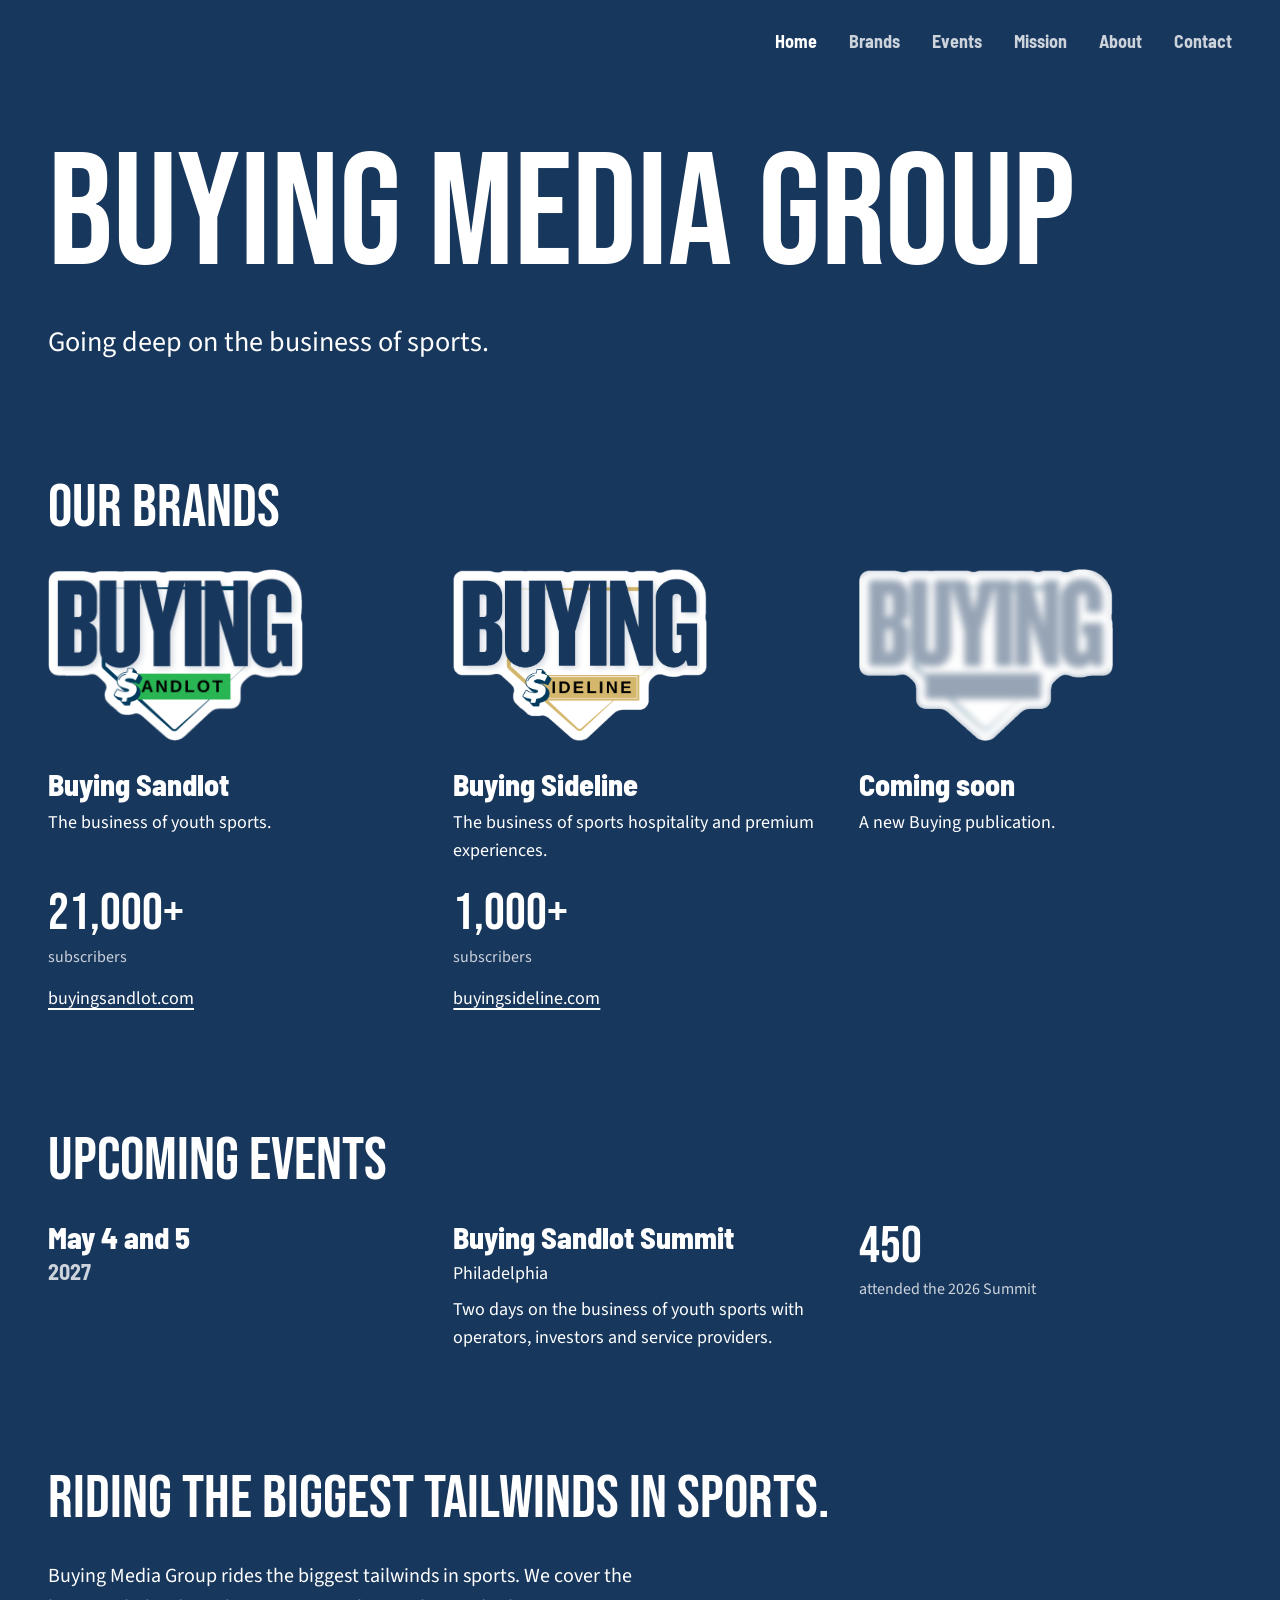
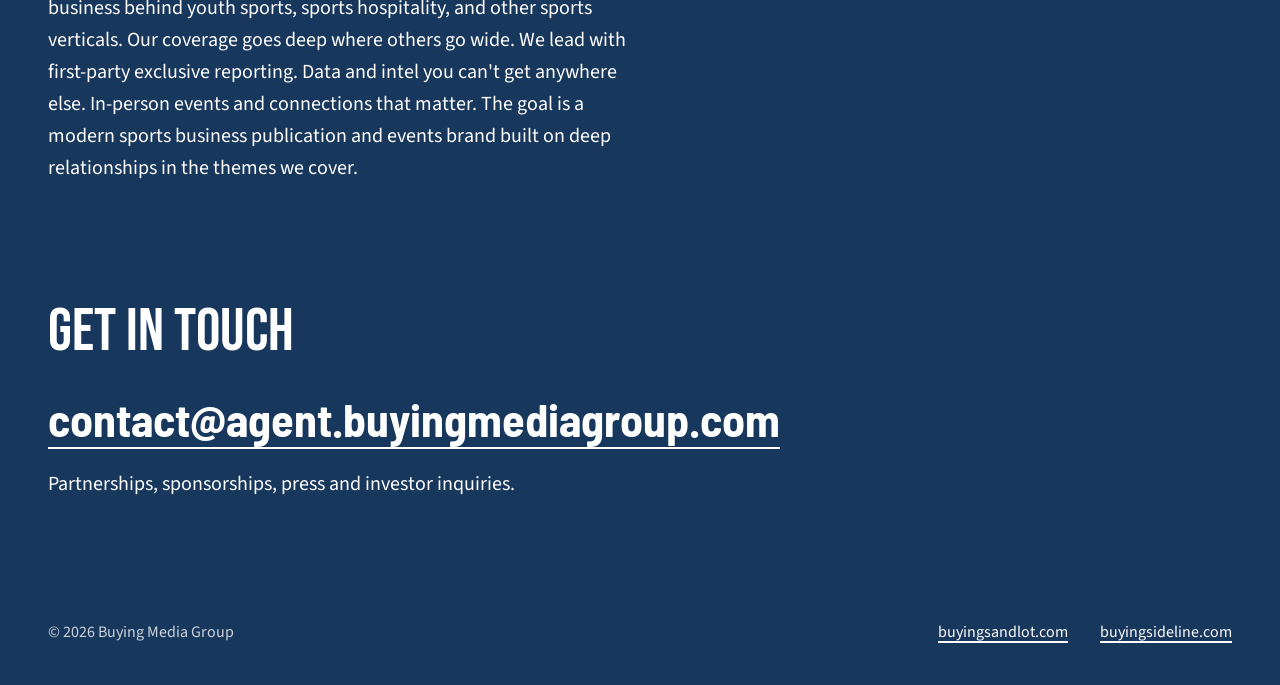
<file: index.html>
<!DOCTYPE html>
<html lang="en">
<head>
  <meta charset="utf-8">
  <meta name="viewport" content="width=device-width, initial-scale=1">
  <title>Buying Media Group</title>
  <meta name="description" content="Buying Media Group is the parent company of Buying Sandlot and Buying Sideline, business publications and events covering youth sports and sports hospitality.">
  <link rel="canonical" href="https://buyingmediagroup.com/">
  <meta property="og:type" content="website">
  <meta property="og:site_name" content="Buying Media Group">
  <meta property="og:url" content="https://buyingmediagroup.com/">
  <meta property="og:title" content="Buying Media Group">
  <meta property="og:description" content="Buying Media Group is the parent company of Buying Sandlot and Buying Sideline, business publications and events covering youth sports and sports hospitality.">
  <meta property="og:image" content="https://buyingmediagroup.com/assets/og-image.png">
  <meta property="og:image:width" content="1200">
  <meta property="og:image:height" content="630">
  <meta property="og:image:alt" content="Buying Media Group, with the Buying Sandlot and Buying Sideline logos">
  <meta name="twitter:card" content="summary_large_image">
  <meta name="twitter:title" content="Buying Media Group">
  <meta name="twitter:description" content="Buying Media Group is the parent company of Buying Sandlot and Buying Sideline, business publications and events covering youth sports and sports hospitality.">
  <meta name="twitter:image" content="https://buyingmediagroup.com/assets/og-image.png">
  <link rel="stylesheet" href="styles.css">
</head>
<body>
<header class="masthead">
  <div class="wrap">
    <nav class="nav" aria-label="Primary">
      <a href="index.html" aria-current="page">Home</a>
      <a href="index.html#brands">Brands</a>
      <a href="index.html#events">Events</a>
      <a href="index.html#mission">Mission</a>
      <a href="about.html">About</a>
      <a href="contact.html">Contact</a>
    </nav>
  </div>
</header>

<main>
  <section class="hero">
    <div class="wrap grid">
      <h1>Buying Media Group</h1>
      <p class="tagline">Going deep on the business of sports.</p>
    </div>
  </section>

  <section class="section" id="brands">
    <div class="wrap">
      <div class="section-head"><h2>Our Brands</h2></div>
      <div class="brands cols3">
        <article class="brand">
          <div class="stage"><a class="sticker sandlot" href="https://www.buyingsandlot.com" target="_blank" rel="noopener"><img class="backing" src="assets/sticker-sandlot.png" alt="" width="1058" height="716"><img class="art" src="assets/buying-sandlot-logo.png" alt="Buying Sandlot" width="1200" height="1200"></a></div>
          <h3>Buying Sandlot</h3>
          <p class="line">The business of youth sports.</p>
          <p class="subs fig"><strong>21,000+</strong><span>subscribers</span></p>
          <p class="link"><a href="https://www.buyingsandlot.com" target="_blank" rel="noopener">buyingsandlot.com</a></p>
        </article>
        <article class="brand">
          <div class="stage"><a class="sticker sideline" href="https://www.buyingsideline.com" target="_blank" rel="noopener"><img class="backing" src="assets/sticker-sideline.png" alt="" width="1374" height="932"><img class="art" src="assets/buying-sideline-logo.png" alt="Buying Sideline" width="1304" height="854"></a></div>
          <h3>Buying Sideline</h3>
          <p class="line">The business of sports hospitality and premium experiences.</p>
          <p class="subs fig"><strong>1,000+</strong><span>subscribers</span></p>
          <p class="link"><a href="https://www.buyingsideline.com" target="_blank" rel="noopener">buyingsideline.com</a></p>
        </article>
        <article class="brand">
          <div class="stage"><div class="sticker soon" role="img" aria-label="Future Buying brand"><img class="backing" src="assets/sticker-soon.png" alt="" width="1233" height="834"><img class="art" src="assets/soon-mark.png" alt="" width="1166" height="741"><div class="veil"></div></div></div>
          <h3>Coming soon</h3>
          <p class="line">A new Buying publication.</p>
          <p class="subs"></p>
          <p class="link"></p>
        </article>
      </div>
    </div>
  </section>

  <section class="section" id="events">
    <div class="wrap">
      <div class="section-head"><h2>Upcoming Events</h2></div>
      <div class="event-list">
        <article class="event-row cols3">
          <p class="event-date"><span class="day">May 4 and 5</span><span class="year">2027</span></p>
          <div class="event-main">
            <h3>Buying Sandlot Summit</h3>
            <p class="place">Philadelphia</p>
            <p class="detail">Two days on the business of youth sports with operators, investors and service providers.</p>
          </div>
          <p class="fig"><strong>450</strong><span>attended the 2026 Summit</span></p>
        </article>
      </div>
    </div>
  </section>

  <section class="section mission" id="mission">
    <div class="wrap">
      <div class="section-head"><h2>Riding the biggest tailwinds in sports.</h2></div>
      <p class="mission-copy">Buying Media Group rides the biggest tailwinds in sports. We cover the business behind youth sports, sports hospitality, and other sports verticals. Our coverage goes deep where others go wide. We lead with first-party exclusive reporting. Data and intel you can't get anywhere else. <span class="nowrap">In-person</span> events and connections that matter. The goal is a modern sports business publication and events brand built on deep relationships in the themes we cover.</p>
    </div>
  </section>

  <section class="section closing">
    <div class="wrap">
      <div class="section-head"><h2>Get in touch</h2></div>
      <p class="email"><a href="mailto:contact@agent.buyingmediagroup.com">contact@<wbr>agent.buyingmediagroup.com</a></p>
      <p class="note">Partnerships, sponsorships, press and investor inquiries.</p>
    </div>
  </section>
</main>

<footer class="site-footer">
  <div class="wrap">
    <span>&copy; 2026 Buying Media Group</span>
    <span class="links"><a href="https://www.buyingsandlot.com" target="_blank" rel="noopener">buyingsandlot.com</a><a href="https://www.buyingsideline.com" target="_blank" rel="noopener">buyingsideline.com</a></span>
  </div>
</footer>

</body>
</html>
</file>
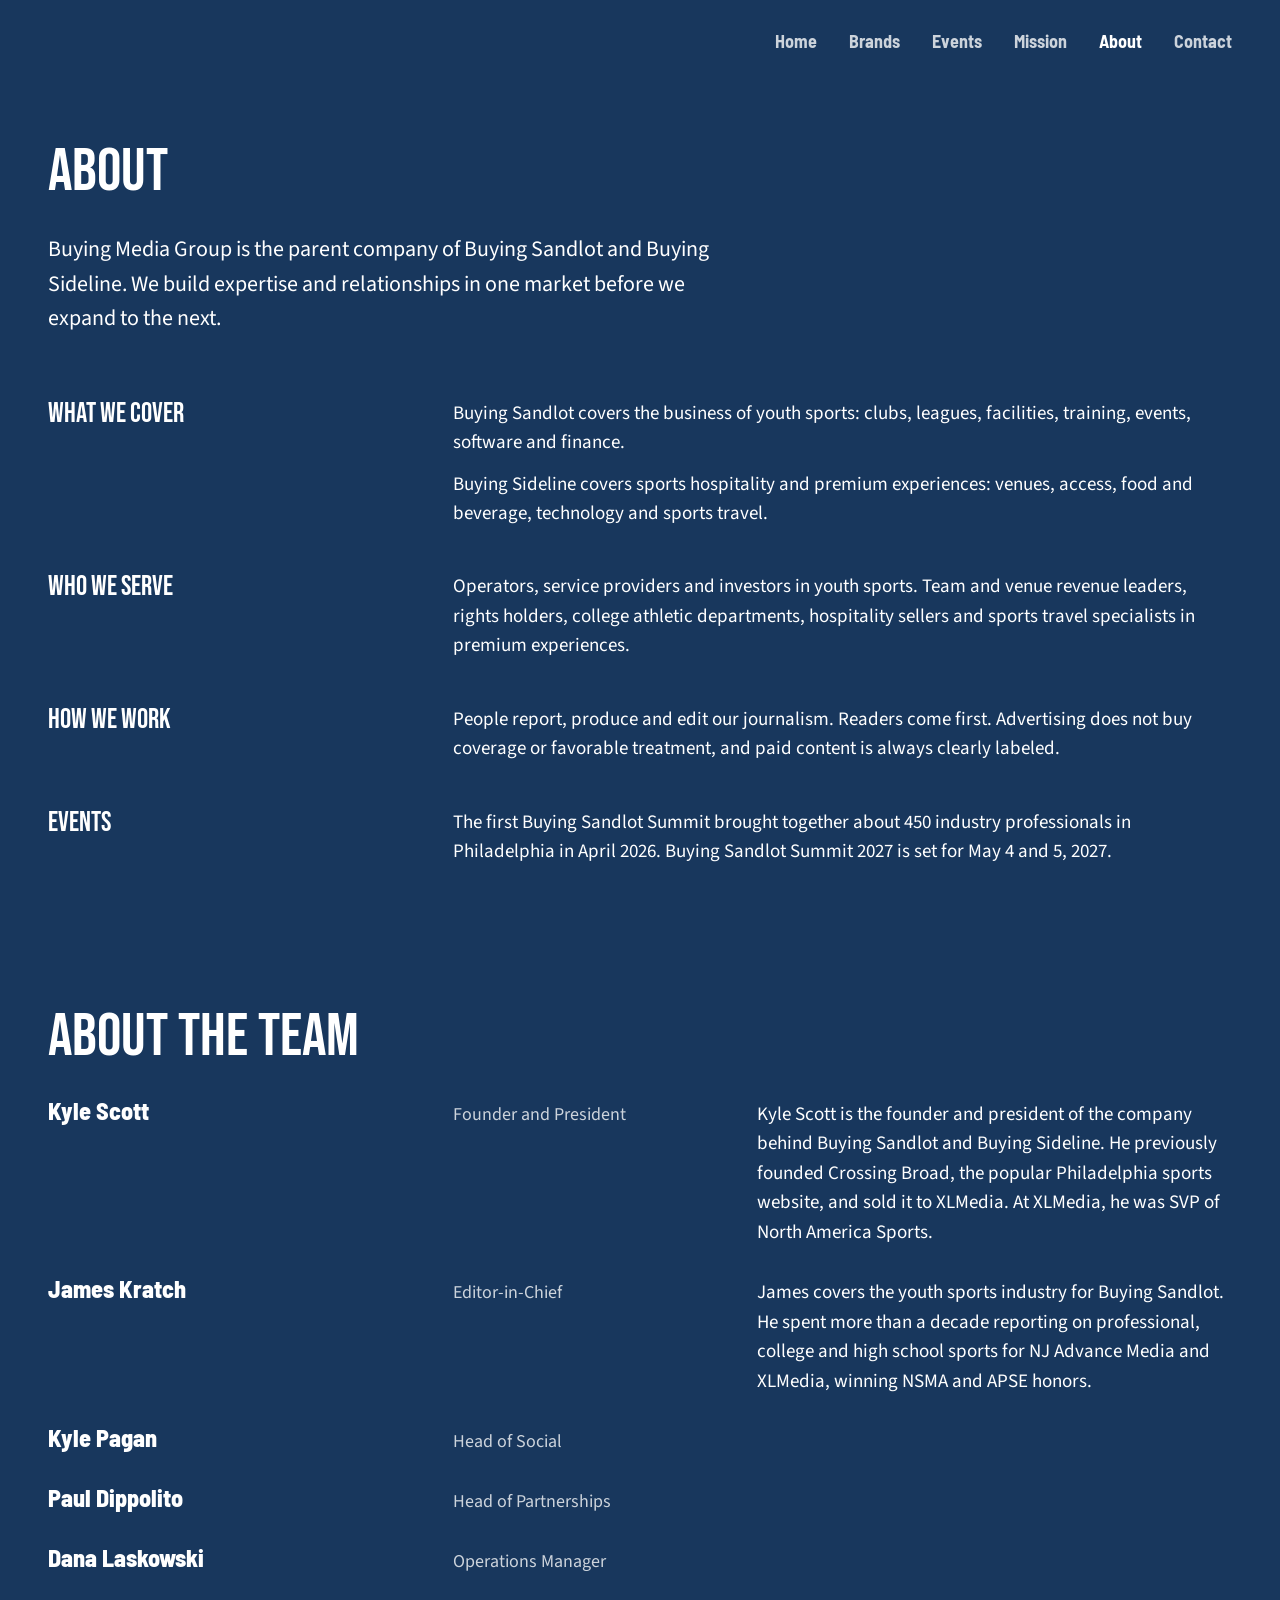
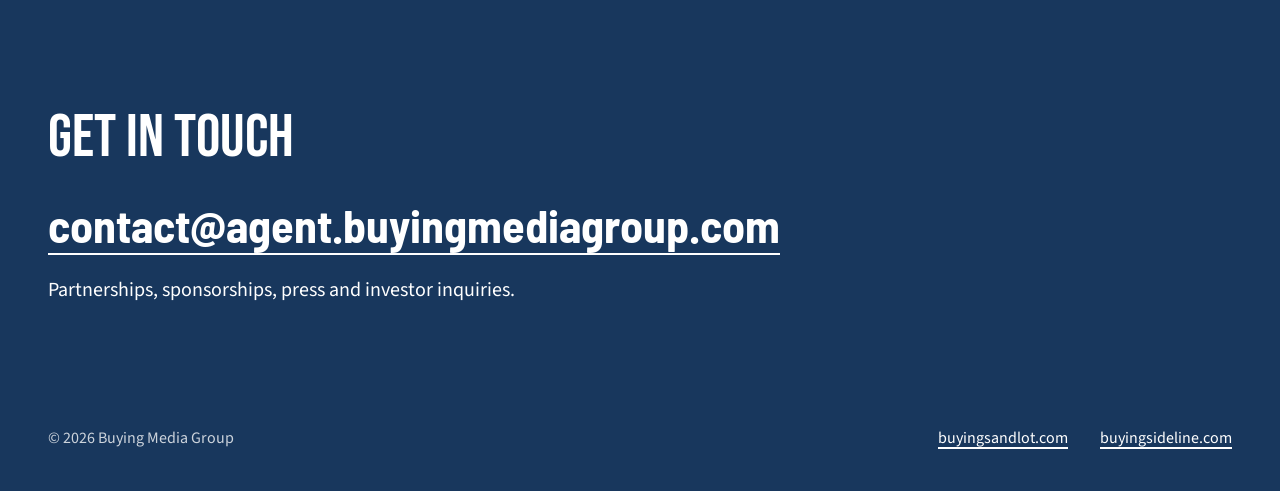
<file: about.html>
<!DOCTYPE html>
<html lang="en">
<head>
  <meta charset="utf-8">
  <meta name="viewport" content="width=device-width, initial-scale=1">
  <title>About | Buying Media Group</title>
  <meta name="description" content="About Buying Media Group, the parent company of Buying Sandlot and Buying Sideline, and the team behind them.">
  <link rel="canonical" href="https://buyingmediagroup.com/about.html">
  <meta property="og:type" content="website">
  <meta property="og:site_name" content="Buying Media Group">
  <meta property="og:url" content="https://buyingmediagroup.com/about.html">
  <meta property="og:title" content="About | Buying Media Group">
  <meta property="og:description" content="About Buying Media Group, the parent company of Buying Sandlot and Buying Sideline, and the team behind them.">
  <meta property="og:image" content="https://buyingmediagroup.com/assets/og-image.png">
  <meta property="og:image:width" content="1200">
  <meta property="og:image:height" content="630">
  <meta property="og:image:alt" content="Buying Media Group, with the Buying Sandlot and Buying Sideline logos">
  <meta name="twitter:card" content="summary_large_image">
  <meta name="twitter:title" content="About | Buying Media Group">
  <meta name="twitter:description" content="About Buying Media Group, the parent company of Buying Sandlot and Buying Sideline, and the team behind them.">
  <meta name="twitter:image" content="https://buyingmediagroup.com/assets/og-image.png">
  <link rel="stylesheet" href="styles.css">
</head>
<body>
<header class="masthead">
  <div class="wrap">
    <nav class="nav" aria-label="Primary">
      <a href="index.html">Home</a>
      <a href="index.html#brands">Brands</a>
      <a href="index.html#events">Events</a>
      <a href="index.html#mission">Mission</a>
      <a href="about.html" aria-current="page">About</a>
      <a href="contact.html">Contact</a>
    </nav>
  </div>
</header>

<main>
  <section class="page-head">
    <div class="wrap grid">
      <h1>About</h1>
      <p class="lede">Buying Media Group is the parent company of Buying Sandlot and Buying Sideline. We build expertise and relationships in one market before we expand to the next.</p>
    </div>
  </section>

  <section class="section follow">
    <div class="wrap">
      <div class="ledger">
        <div class="ledger-row">
          <h3 class="label">What we cover</h3>
          <div><p>Buying Sandlot covers the business of youth sports: clubs, leagues, facilities, training, events, software and finance.</p><p>Buying Sideline covers sports hospitality and premium experiences: venues, access, food and beverage, technology and sports travel.</p></div>
        </div>
        <div class="ledger-row">
          <h3 class="label">Who we serve</h3>
          <div><p>Operators, service providers and investors in youth sports. Team and venue revenue leaders, rights holders, college athletic departments, hospitality sellers and sports travel specialists in premium experiences.</p></div>
        </div>
        <div class="ledger-row">
          <h3 class="label">How we work</h3>
          <div><p>People report, produce and edit our journalism. Readers come first. Advertising does not buy coverage or favorable treatment, and paid content is always clearly labeled.</p></div>
        </div>
        <div class="ledger-row">
          <h3 class="label">Events</h3>
          <div><p>The first Buying Sandlot Summit brought together about 450 industry professionals in Philadelphia in April 2026. Buying Sandlot Summit 2027 is set for May 4 and 5, 2027.</p></div>
        </div>
      </div>
    </div>
  </section>

  <section class="section" id="team">
    <div class="wrap">
      <div class="section-head"><h2>About the Team</h2></div>
      <ul class="team-list">
        <li><h3>Kyle Scott</h3><p class="role">Founder and President</p><p class="bio">Kyle Scott is the founder and president of the company behind Buying Sandlot and Buying Sideline. He previously founded Crossing Broad, the popular Philadelphia sports website, and sold it to XLMedia. At XLMedia, he was SVP of North America Sports.</p></li>
        <li><h3>James Kratch</h3><p class="role">Editor-in-Chief</p><p class="bio">James covers the youth sports industry for Buying Sandlot. He spent more than a decade reporting on professional, college and high school sports for NJ Advance Media and XLMedia, winning NSMA and APSE honors.</p></li>
        <li><h3>Kyle Pagan</h3><p class="role">Head of Social</p></li>
        <li><h3>Paul Dippolito</h3><p class="role">Head of Partnerships</p></li>
        <li><h3>Dana Laskowski</h3><p class="role">Operations Manager</p></li>
        </ul>
    </div>
  </section>

  <section class="section closing">
    <div class="wrap">
      <div class="section-head"><h2>Get in touch</h2></div>
      <p class="email"><a href="mailto:contact@agent.buyingmediagroup.com">contact@<wbr>agent.buyingmediagroup.com</a></p>
      <p class="note">Partnerships, sponsorships, press and investor inquiries.</p>
    </div>
  </section>
</main>

<footer class="site-footer">
  <div class="wrap">
    <span>&copy; 2026 Buying Media Group</span>
    <span class="links"><a href="https://www.buyingsandlot.com" target="_blank" rel="noopener">buyingsandlot.com</a><a href="https://www.buyingsideline.com" target="_blank" rel="noopener">buyingsideline.com</a></span>
  </div>
</footer>

</body>
</html>
</file>
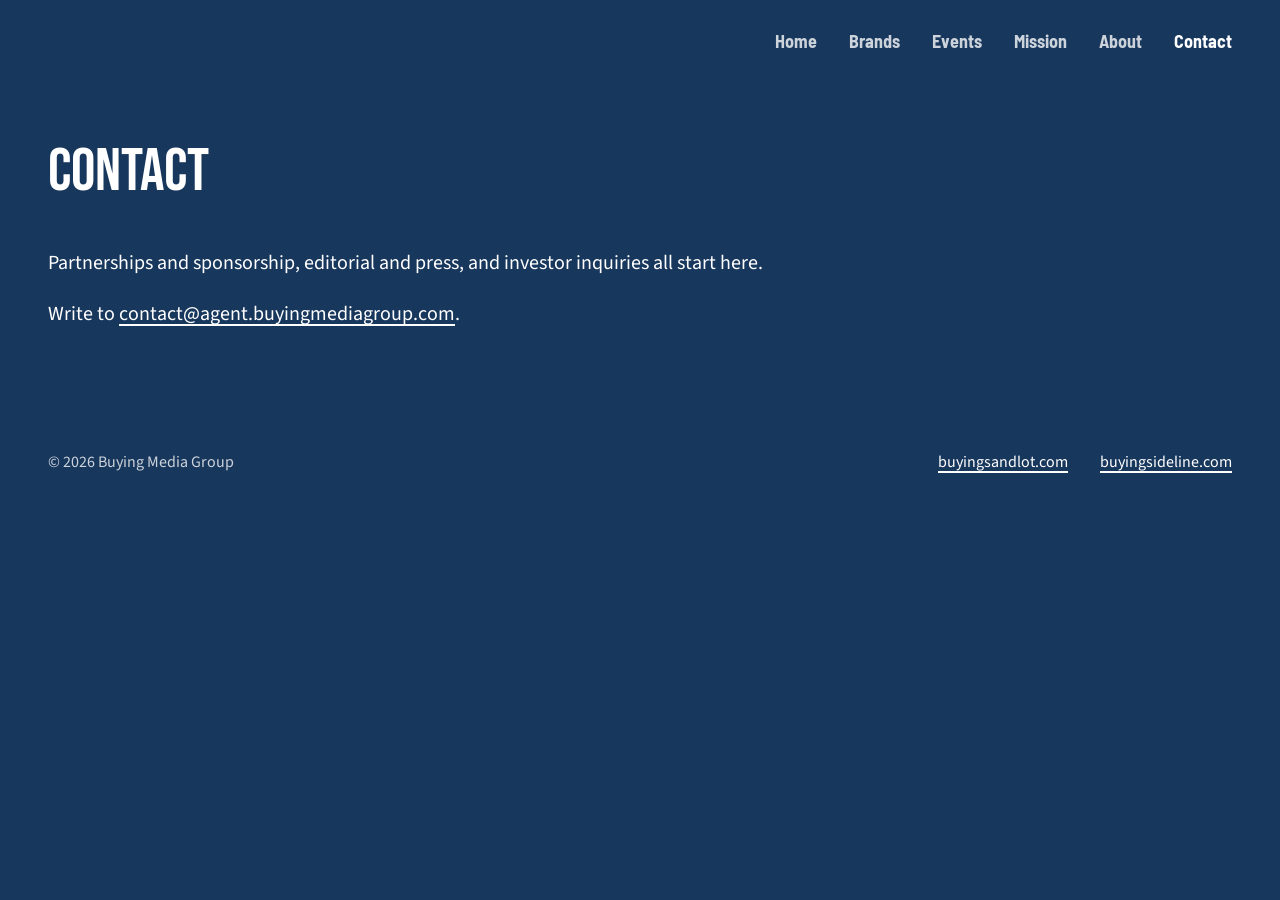
<file: contact.html>
<!DOCTYPE html>
<html lang="en">
<head>
  <meta charset="utf-8">
  <meta name="viewport" content="width=device-width, initial-scale=1">
  <title>Contact | Buying Media Group</title>
  <meta name="description" content="Contact Buying Media Group about partnerships and sponsorship, editorial and press, and investor inquiries.">
  <link rel="canonical" href="https://buyingmediagroup.com/contact.html">
  <meta property="og:type" content="website">
  <meta property="og:site_name" content="Buying Media Group">
  <meta property="og:url" content="https://buyingmediagroup.com/contact.html">
  <meta property="og:title" content="Contact | Buying Media Group">
  <meta property="og:description" content="Contact Buying Media Group about partnerships and sponsorship, editorial and press, and investor inquiries.">
  <meta property="og:image" content="https://buyingmediagroup.com/assets/og-image.png">
  <meta property="og:image:width" content="1200">
  <meta property="og:image:height" content="630">
  <meta property="og:image:alt" content="Buying Media Group, with the Buying Sandlot and Buying Sideline logos">
  <meta name="twitter:card" content="summary_large_image">
  <meta name="twitter:title" content="Contact | Buying Media Group">
  <meta name="twitter:description" content="Contact Buying Media Group about partnerships and sponsorship, editorial and press, and investor inquiries.">
  <meta name="twitter:image" content="https://buyingmediagroup.com/assets/og-image.png">
  <link rel="stylesheet" href="styles.css">
</head>
<body>
<header class="masthead">
  <div class="wrap">
    <nav class="nav" aria-label="Primary">
      <a href="index.html">Home</a>
      <a href="index.html#brands">Brands</a>
      <a href="index.html#events">Events</a>
      <a href="index.html#mission">Mission</a>
      <a href="about.html">About</a>
      <a href="contact.html" aria-current="page">Contact</a>
    </nav>
  </div>
</header>

<main>
  <section class="page-head">
    <div class="wrap grid">
      <h1>Contact</h1>
    </div>
  </section>

  <section class="section contact-page">
    <div class="wrap">
      <div class="grid contact-grid">
      <div class="contact-intro">
        <p>Partnerships and sponsorship, editorial and press, and investor inquiries all start here.</p>
        <p>Write to <a class="addr" href="mailto:contact@agent.buyingmediagroup.com">contact@agent.buyingmediagroup.com</a>.</p>
      </div>
      </div>
    </div>
  </section>
</main>

<footer class="site-footer">
  <div class="wrap">
    <span>&copy; 2026 Buying Media Group</span>
    <span class="links"><a href="https://www.buyingsandlot.com" target="_blank" rel="noopener">buyingsandlot.com</a><a href="https://www.buyingsideline.com" target="_blank" rel="noopener">buyingsideline.com</a></span>
  </div>
</footer>

</body>
</html>
</file>
<file: styles.css>
@font-face { font-family: "BMG Headline"; font-weight: 700;
  src: local("Avenir Next Condensed Bold"), local("AvenirNextCondensed-Bold"); font-display: swap; }
@font-face { font-family: "BMG Headline"; font-weight: 800;
  src: local("Avenir Next Condensed Heavy"), local("AvenirNextCondensed-Heavy"); font-display: swap; }
@font-face { font-family: "BMG Headline Fallback"; font-weight: 600; src: url("assets/fonts/BarlowSemiCondensed-SemiBold.ttf") format("truetype"); font-display: swap; }
@font-face { font-family: "BMG Headline Fallback"; font-weight: 700; src: url("assets/fonts/BarlowSemiCondensed-Bold.ttf") format("truetype"); font-display: swap; }
@font-face { font-family: "BMG Headline Fallback"; font-weight: 800; src: url("assets/fonts/BarlowSemiCondensed-ExtraBold.ttf") format("truetype"); font-display: swap; }
@font-face { font-family: "Bebas Neue"; font-weight: 400; src: url("assets/fonts/BebasNeue-Regular.ttf") format("truetype"); font-display: swap; }
@font-face { font-family: "Source Sans 3"; font-weight: 200 900; src: url("assets/fonts/SourceSans3-VariableFont_wght.ttf") format("truetype"); font-display: swap; }

:root {
  --navy: #18375D;
  --white: #FFFFFF;
  --text-2: rgba(255,255,255,0.78);
  --field: rgba(255,255,255,0.45);   
  --ink: #111827;
  --head: "BMG Headline", "BMG Headline Fallback", "Arial Narrow", sans-serif;
  --section: "Bebas Neue", "BMG Headline Fallback", "Arial Narrow", sans-serif;
  --body: "Source Sans 3", "Source Sans Pro", Arial, sans-serif;
  --max: 1200px;
  --gutter: 32px;
  --margin: 48px;
  --sec: 120px;       
  --head-gap: 32px;   
}


*, *::before, *::after { box-sizing: border-box; border-radius: 0 !important; }
html { background: var(--navy); }
body { margin: 0; background: var(--navy); color: var(--white); font-family: var(--body); font-weight: 400; font-size: 19px; line-height: 1.55; -webkit-font-smoothing: antialiased; }
img, svg { display: block; max-width: 100%; height: auto; }
p { margin: 0; }
h1, h2, h3 { font-family: var(--head); font-weight: 800; line-height: 1; margin: 0; }
a { color: var(--white); text-decoration-line: underline; text-decoration-color: var(--white); text-decoration-thickness: 2px; text-underline-offset: 0.22em; text-decoration-skip-ink: auto; }
a:hover { text-decoration-thickness: 4px; }
.nav a, .sticker { text-decoration: none; }
:focus-visible { outline: 4px solid var(--white); outline-offset: 4px; }


.section h2, .page-head h1, .ledger-row h3.label {
  font-family: var(--section); font-weight: 400; text-transform: uppercase; letter-spacing: 0; line-height: 0.92;
}
.section h2, .page-head h1 { font-size: clamp(44px, 4.8vw, 68px); }


.wrap { width: calc(100% - 2 * var(--margin)); max-width: var(--max); margin: 0 auto; }
.grid { display: grid; grid-template-columns: repeat(12, minmax(0, 1fr)); column-gap: var(--gutter); }


.masthead { padding-top: 28px; }
.masthead .wrap { display: flex; justify-content: flex-end; }
.nav { display: flex; gap: 32px; flex-wrap: wrap; }
.nav a { font-family: var(--head); font-weight: 700; font-size: 18px; color: var(--text-2); }
.nav a:hover, .nav a[aria-current="page"] { color: var(--white); }


.hero { padding: 88px 0 0; }
.hero h1 { grid-column: 1 / -1; font-family: var(--section); font-weight: 400; font-size: clamp(80px, 12.5vw, 180px); line-height: 0.9; letter-spacing: 0; text-transform: uppercase; }
.hero .tagline { grid-column: 1 / -1; margin-top: 36px; font-family: var(--body); font-weight: 400; font-size: clamp(24px, 2.2vw, 32px); line-height: 1.3; color: var(--white); text-wrap: balance; }


.section { padding: var(--sec) 0 0; }
.section-head { margin-bottom: var(--head-gap); }


.cols3 { display: grid; grid-template-columns: repeat(3, minmax(0, 1fr)); column-gap: var(--gutter); }
.brand { display: grid; grid-row: span 5; grid-template-rows: subgrid; row-gap: 0; }
.brand h3 { font-size: 30px; padding-top: 28px; }
.brand .line { padding-top: 10px; font-size: 18px; color: var(--white); }
.brand .subs { padding-top: 24px; }
.brand .link { padding-top: 16px; font-size: 18px; }
.brands-more { margin-top: 56px; font-size: 18px; color: var(--text-2); }


.fig strong { display: block; font-family: var(--section); font-weight: 400; font-size: 52px; line-height: 0.95; color: var(--white); }
.fig span { display: block; margin-top: 6px; font-size: 16px; color: var(--text-2); }


.stage { align-self: start; max-width: 300px; }
.sticker { position: relative; display: block; }
.sticker .backing { width: 100%; height: auto; }
.sticker .art { position: absolute; max-width: none; height: auto; }
.sticker.sandlot { width: 84.90%; }
.sticker.sandlot .art { left: -6.90%; top: -31.84%; width: 113.42%; }
.sticker.sideline { width: 84.59%; }
.sticker.sideline .art { left: 2.33%; top: 5.04%; width: 94.91%; }
.sticker.soon { width: 84.81%; }
.sticker.soon .art { left: 3.57%; top: 5.40%; width: 94.57%; }
.sticker.soon .veil { position: absolute; inset: 0; background: rgba(255,255,255,0.55);
  backdrop-filter: blur(3px); -webkit-backdrop-filter: blur(3px);
  -webkit-mask: url("assets/sticker-soon.png") center / 100% 100% no-repeat; mask: url("assets/sticker-soon.png") center / 100% 100% no-repeat; }


.event-row { align-items: start; }
.event-date { font-family: var(--head); line-height: 1; }
.event-date .day { display: block; font-weight: 800; font-size: 30px; }
.event-date .year { display: block; font-weight: 700; font-size: 22px; margin-top: 8px; color: var(--text-2); }
.event-main h3 { font-size: 30px; }
.event-main .place { margin-top: 8px; font-size: 18px; }
.event-main .detail { margin-top: 8px; font-size: 18px; color: var(--white); }


.mission-copy { font-size: 20px; line-height: 1.6; max-width: 60ch; }


.closing { padding-bottom: var(--sec); }
.closing .email { font-family: var(--head); font-weight: 700; font-size: clamp(28px, 3.6vw, 52px); line-height: 1.15; }
.closing .email a { overflow-wrap: normal; }
.closing .note { margin-top: 24px; font-size: 20px; max-width: 60ch; }


.page-head { padding: 88px 0 0; }
.page-head h1 { grid-column: 1 / -1; }
.page-head .lede { grid-column: 1 / span 7; margin-top: var(--head-gap); font-size: 22px; }
.ledger-row { display: grid; grid-template-columns: repeat(12, minmax(0, 1fr)); column-gap: var(--gutter); padding: 22px 0; }
.ledger-row:first-child { padding-top: 0; }
.ledger-row > :first-child { grid-column: 1 / span 4; }
.ledger-row > :last-child { grid-column: 5 / span 8; }
.ledger-row h3 { font-size: 28px; }
.ledger-row h3.label { font-size: 28px; line-height: 1.1; }
.ledger-row p + p { margin-top: 12px; }
.team-list { list-style: none; margin: 0; padding: 0; }
.team-list li { display: grid; grid-template-columns: repeat(12, minmax(0, 1fr)); column-gap: var(--gutter); align-items: baseline; padding: 14px 0; }
.team-list li:first-child { padding-top: 0; }
.team-list h3 { grid-column: 1 / span 4; font-size: 24px; line-height: 1.2; }
.team-list .role { grid-column: 5 / span 3; color: var(--text-2); font-size: 18px; }
.team-list .bio { grid-column: 8 / span 5; }


.contact-page { padding-bottom: var(--sec); }
.contact-grid > .contact-intro { grid-column: 1 / span 4; }
.contact-grid > form { grid-column: 5 / span 8; }
.contact-grid > .contact-intro:only-child { grid-column: 1 / span 8; }
.contact-intro p { font-size: 20px; }
.contact-intro p + p { margin-top: 20px; }
.addr { word-break: break-word; }
form { display: grid; gap: 24px; }
.field-pair { display: grid; grid-template-columns: 1fr 1fr; gap: 24px; }
label { display: block; font-weight: 600; font-size: 17px; margin-bottom: 8px; }
.req { color: var(--text-2); }
input, select, textarea, button { font: inherit; color: var(--white); }
input[type="text"], input[type="email"], select, textarea { width: 100%; background: var(--navy); border: 4px solid var(--field); padding: 10px 12px; font-size: 18px; -webkit-appearance: none; appearance: none; }
textarea { min-height: 180px; resize: vertical; }
select { background-image: url("data:image/svg+xml,%3Csvg xmlns='http://www.w3.org/2000/svg' width='14' height='9' viewBox='0 0 14 9'%3E%3Cpath d='M1 1l6 6 6-6' fill='none' stroke='%23ffffff' stroke-width='2'/%3E%3C/svg%3E"); background-repeat: no-repeat; background-position: right 14px center; padding-right: 40px; }
select option { color: var(--ink); background: var(--white); }
input:focus, select:focus, textarea:focus { outline: none; border-color: var(--white); }
input:focus-visible, select:focus-visible, textarea:focus-visible { outline: none; border-color: var(--white); }
button { justify-self: start; background: var(--navy); color: var(--white); border: 4px solid var(--white); padding: 12px 28px; font-family: var(--head); font-weight: 800; font-size: 20px; cursor: pointer; }
button:hover { background: rgba(255,255,255,0.08); }
.hp { position: absolute !important; left: -10000px; width: 1px; height: 1px; overflow: hidden; }
.nowrap { white-space: nowrap; }


.site-footer { padding: 0 0 40px; }
.site-footer .wrap { display: flex; justify-content: space-between; align-items: baseline; flex-wrap: wrap; gap: 12px 32px; font-size: 16px; color: var(--text-2); }
.site-footer .links { display: flex; gap: 32px; }


@media (max-width: 1080px) {
  :root { --margin: 36px; --gutter: 28px; --sec: 96px; }
  .brands { grid-template-columns: repeat(2, minmax(0, 1fr)); row-gap: 56px; }
  .event-row { grid-template-columns: repeat(2, minmax(0, 1fr)); row-gap: 20px; }
  .event-row .fig { grid-column: 2; }
  .page-head .lede { grid-column: 1 / -1; }
  .team-list h3 { grid-column: 1 / span 4; }
  .team-list .role { grid-column: 5 / span 8; }
  .team-list .bio { grid-column: 5 / span 8; margin-top: 8px; }
}

@media (max-width: 680px) {
  :root { --margin: 20px; --gutter: 16px; --sec: 72px; --head-gap: 24px; }
  body { font-size: 18px; }
  .masthead { padding-top: 18px; }
  .masthead .wrap { justify-content: flex-start; }
  .nav { gap: 14px; }
  .nav a { font-size: 16px; }
  .hero { padding-top: 48px; }
  .hero h1 { font-size: clamp(64px, 20vw, 120px); }
  .hero .tagline { margin-top: 24px; }
  .brands { grid-template-columns: 1fr; row-gap: 56px; }
  .brand { display: block; }
  .brand p:empty { display: none; }
  .brands-more { margin-top: 48px; }
  .fig strong { font-size: 44px; }
  .event-row { grid-template-columns: 1fr; row-gap: 16px; }
  .event-row .fig { grid-column: 1; }
  .mission-copy { font-size: 19px; }
  .closing .email { font-size: 7.2vw; }
  .closing .note { font-size: 18px; }
  .ledger-row > :first-child, .ledger-row > :last-child { grid-column: 1 / -1; }
  .ledger-row > :last-child:not(:empty) { margin-top: 12px; }
  .contact-grid > .contact-intro, .contact-grid > .contact-intro:only-child, .contact-grid > form { grid-column: 1 / -1; }
  .contact-grid > form { margin-top: 32px; }
  .field-pair { grid-template-columns: 1fr; }
  .team-list li { padding: 12px 0; }
  .team-list h3, .team-list .role, .team-list .bio { grid-column: 1 / -1; }
  .team-list .role { margin-top: 2px; }
  .team-list .bio { margin-top: 8px; }
  .page-head { padding-top: 48px; }
  .page-head .lede, .contact-intro p { font-size: 19px; }
  .site-footer .wrap { flex-direction: column; gap: 10px; }
  .site-footer .links { gap: 24px; }
}
.section.follow { padding-top: 64px; }
.section.contact-page { padding-top: 48px; }
@media (max-width: 680px) { .section.follow { padding-top: 48px; } .section.contact-page { padding-top: 32px; } }
</file>
